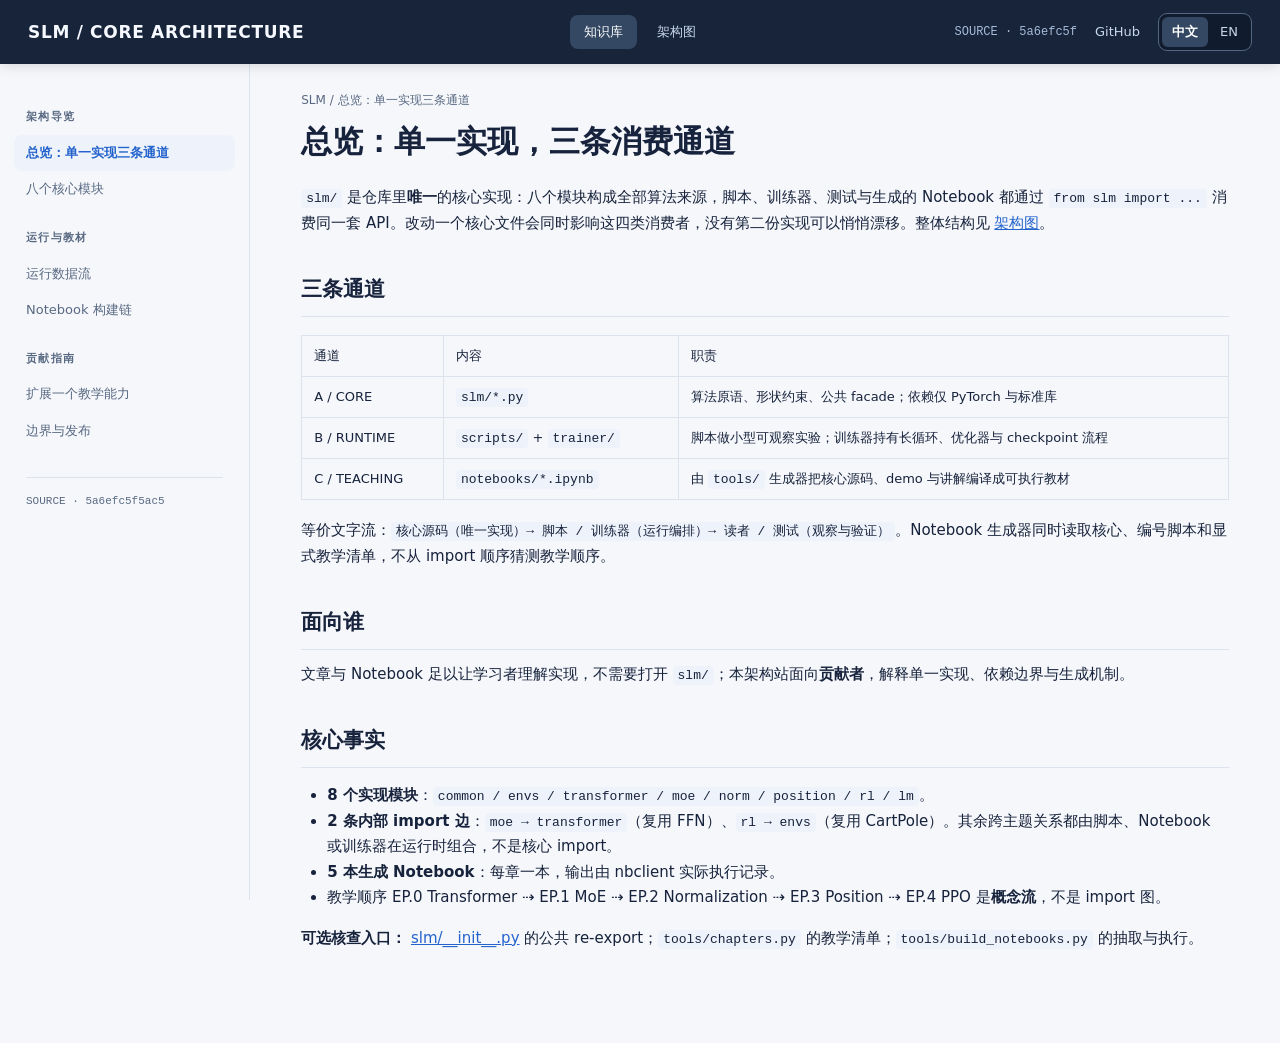
<file: docs/index.html>
<!doctype html>
<html lang="zh-CN">
<head>
<meta charset="utf-8">
<meta name="viewport" content="width=device-width, initial-scale=1">
<meta name="description" content="small-language-model 核心架构与扩展指南">
<title>SLM 核心架构</title>
<link rel="icon" href="data:,">
<link rel="stylesheet" href="./style.css?v=2">
<script defer src="./site.js?v=2"></script>
</head>
<body>
<header>
  <span id="brand" class="brand">SLM / CORE ARCHITECTURE</span>
  <nav class="primary-nav" aria-label="文档导航">
    <a id="guideLink" href="#overview">知识库</a>
    <a id="diagramLink" href="#diagram">架构图</a>
  </nav>
  <div class="header-actions">
    <span id="revision" class="revision"></span>
    <a class="repo-link" href="https://github.com/Momoyeyu/small-language-model">GitHub</a>
    <nav class="language-switch" aria-label="Language / 语言">
      <a id="zhLink" href="#overview" lang="zh-CN" aria-current="page">中文</a>
      <a id="enLink" href="#en/overview" lang="en">EN</a>
    </nav>
  </div>
</header>
<div class="shell">
  <aside id="sidebar" aria-label="章节导航"></aside>
  <main id="content" aria-live="polite"></main>
</div>
<noscript>
  <main style="padding:24px">
    <p>本站章节由浏览器内 Markdown 渲染器装配；禁用 JavaScript 时请直接阅读 <code>chapters/zh/</code> 或 <code>chapters/en/</code> 下的 Markdown 源文件，架构图见 <a href="./architecture.html">architecture.html</a>。</p>
  </main>
</noscript>
</body>
</html>
</file>
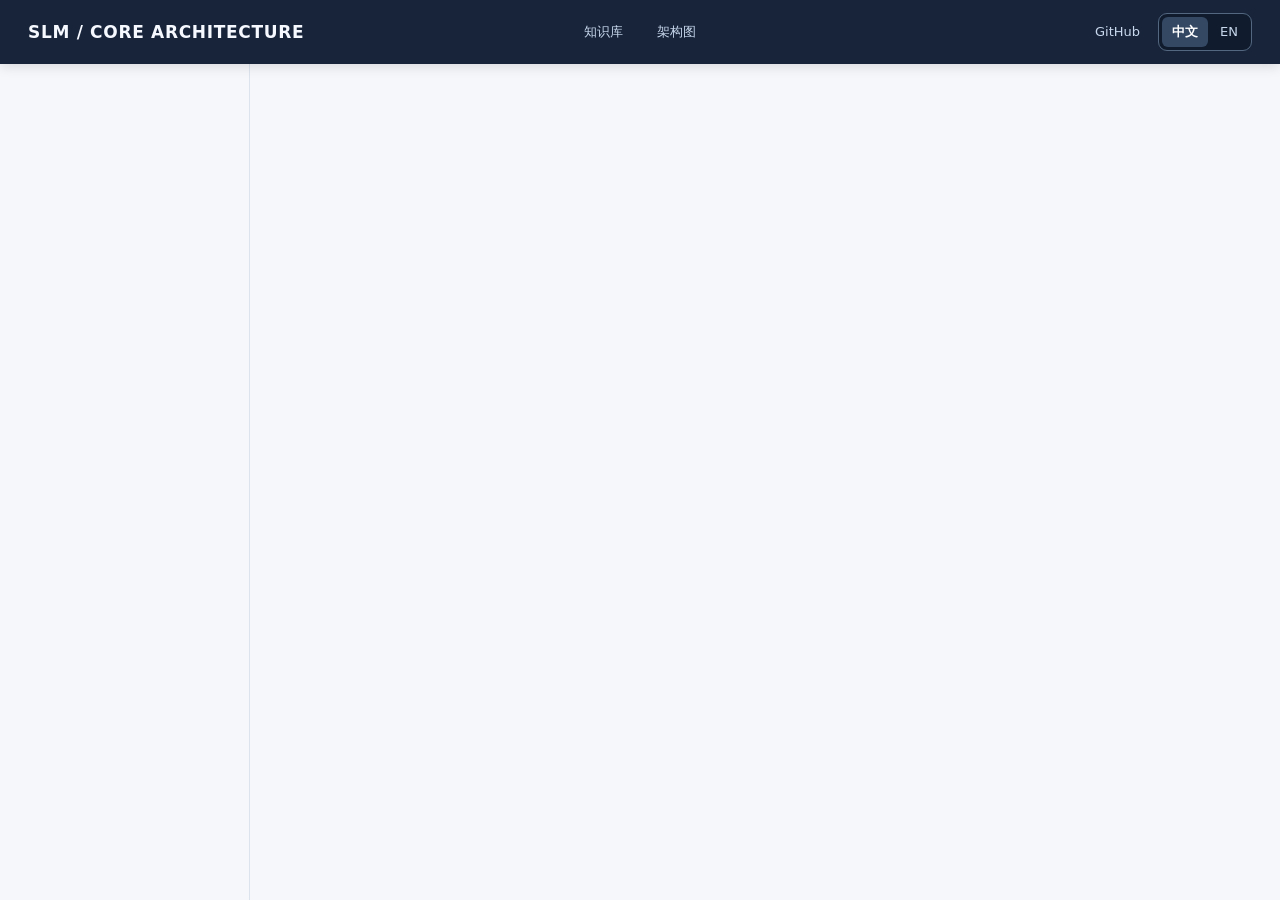
<file: docs/en.html>
<!doctype html>
<html lang="en">
<head>
<meta charset="utf-8">
<meta http-equiv="refresh" content="0; url=./index.html#en/overview">
<title>SLM Core Architecture</title>
</head>
<body>
<p>Redirecting to the <a href="./index.html#en/overview">English architecture guide</a>.</p>
</body>
</html>
</file>
<file: docs/style.css>
:root{color-scheme:light dark;--bg:#f5f7fb;--panel:#fff;--ink:#17233c;--muted:#596982;--line:#dce3ed;--accent:#2463cc;--code:#eef3fb}
@media(prefers-color-scheme:dark){:root{--bg:#0f1727;--panel:#18253a;--ink:#ecf1fa;--muted:#a7b5c9;--line:#32435c;--accent:#8fb8ff;--code:#263750}}
*{box-sizing:border-box}
body{margin:0;background:var(--bg);color:var(--ink);font:15px/1.7 system-ui,-apple-system,BlinkMacSystemFont,"Segoe UI",sans-serif}
header{min-height:64px;background:#17243a;color:#f6f9ff;display:grid;grid-template-columns:minmax(0,1fr) auto minmax(0,1fr);align-items:center;gap:16px;padding:0 28px;position:sticky;top:0;z-index:2;box-shadow:0 2px 12px #0002}
.brand{font-size:17px;font-weight:750;letter-spacing:.04em;white-space:nowrap}
.primary-nav,.header-actions,.language-switch{display:flex;align-items:center}
.primary-nav{gap:6px}
.header-actions{justify-self:end;gap:18px;white-space:nowrap}
header a{color:#c9d8ed;text-decoration:none;font-size:13px}
.primary-nav a{padding:6px 14px;border-radius:8px}
.primary-nav a.active,.primary-nav a:hover{background:#344864;color:#fff}
.repo-link:hover{color:#fff}
.language-switch{gap:2px;padding:3px;border:1px solid #536780;border-radius:9px;background:#101c2e}
.language-switch a{padding:4px 10px;border-radius:6px;color:#c9d8ed}
.language-switch a:hover{color:#fff}
.language-switch a[aria-current="page"]{background:#344864;color:#fff;font-weight:650}
.revision{font:12px ui-monospace,SFMono-Regular,monospace;color:#a6bbd9}
.shell{display:grid;grid-template-columns:250px minmax(0,1fr);max-width:1640px;margin:auto;min-height:calc(100vh - 64px)}
aside{border-right:1px solid var(--line);padding:22px 14px 32px;position:sticky;top:64px;height:calc(100vh - 64px);overflow:auto}
aside h2{font-size:11px;letter-spacing:.12em;text-transform:uppercase;color:var(--muted);margin:22px 12px 8px}
aside a{display:block;padding:7px 12px;border-radius:8px;text-decoration:none;color:var(--muted);font-size:13px}
aside a:hover,aside a.active{background:var(--code);color:var(--accent);font-weight:650}
.side-foot{border-top:1px solid var(--line);margin:28px 12px 0;padding-top:14px;font:11px/1.7 ui-monospace,SFMono-Regular,monospace;color:var(--muted)}
main{min-width:0;padding:26px clamp(16px,4vw,64px) 80px}
.prose{max-width:940px;margin:auto}
.prose h1{font-size:31px;line-height:1.25;margin:12px 0 24px}
.prose h2{font-size:21px;margin:36px 0 12px;border-bottom:1px solid var(--line);padding-bottom:8px}
.prose h3{font-size:17px;margin:26px 0 8px}
.prose p{margin:12px 0}
.prose a{color:var(--accent)}
.prose code{background:var(--code);border-radius:4px;padding:2px 5px;font:13px ui-monospace,SFMono-Regular,monospace}
.prose pre{background:#18243a;color:#f2f6fe;border-radius:10px;overflow:auto;padding:17px}
.prose pre code{background:none;color:inherit;padding:0}
.table-wrap{overflow-x:auto;margin:18px 0}
.prose table{border-collapse:collapse;width:100%;font-size:13px}
.prose td,.prose th{padding:9px 12px;border:1px solid var(--line);text-align:left;vertical-align:top}
.prose th{background:var(--code)}
.prose ul,.prose ol{padding-left:26px}
.crumb{font-size:12px;color:var(--muted);margin:0 0 10px}
.hero{max-width:1050px;margin:auto}
.hero h1{font-size:30px;margin:8px 0}
.hero p{color:var(--muted)}
.diagram{width:100%;height:min(86vh,960px);min-height:600px;border:1px solid var(--line);border-radius:12px;background:var(--panel)}
.diagram-link{font-size:13px;color:var(--accent)}
.error{padding:20px;border:1px solid var(--line);border-radius:10px;background:var(--panel);color:var(--muted)}
@media(max-width:1050px){
  header{grid-template-columns:minmax(0,1fr) auto;gap:6px 12px;padding:8px 16px}
  .brand{grid-column:1 / -1}
  .revision{display:none}
}
@media(max-width:760px){
  header{padding:8px 12px}
  .header-actions{gap:10px}
  .primary-nav a{padding:6px 8px}
  .shell{grid-template-columns:1fr}
  aside{position:static;height:auto;border-right:0;border-bottom:1px solid var(--line);padding:8px 12px}
  aside h2{margin:10px 0 3px}
  aside a{display:inline-block;padding:5px 8px}
  .side-foot{display:none}
  main{padding:16px 16px 48px}
  .diagram{height:75vh;min-height:540px}
}
</file>
